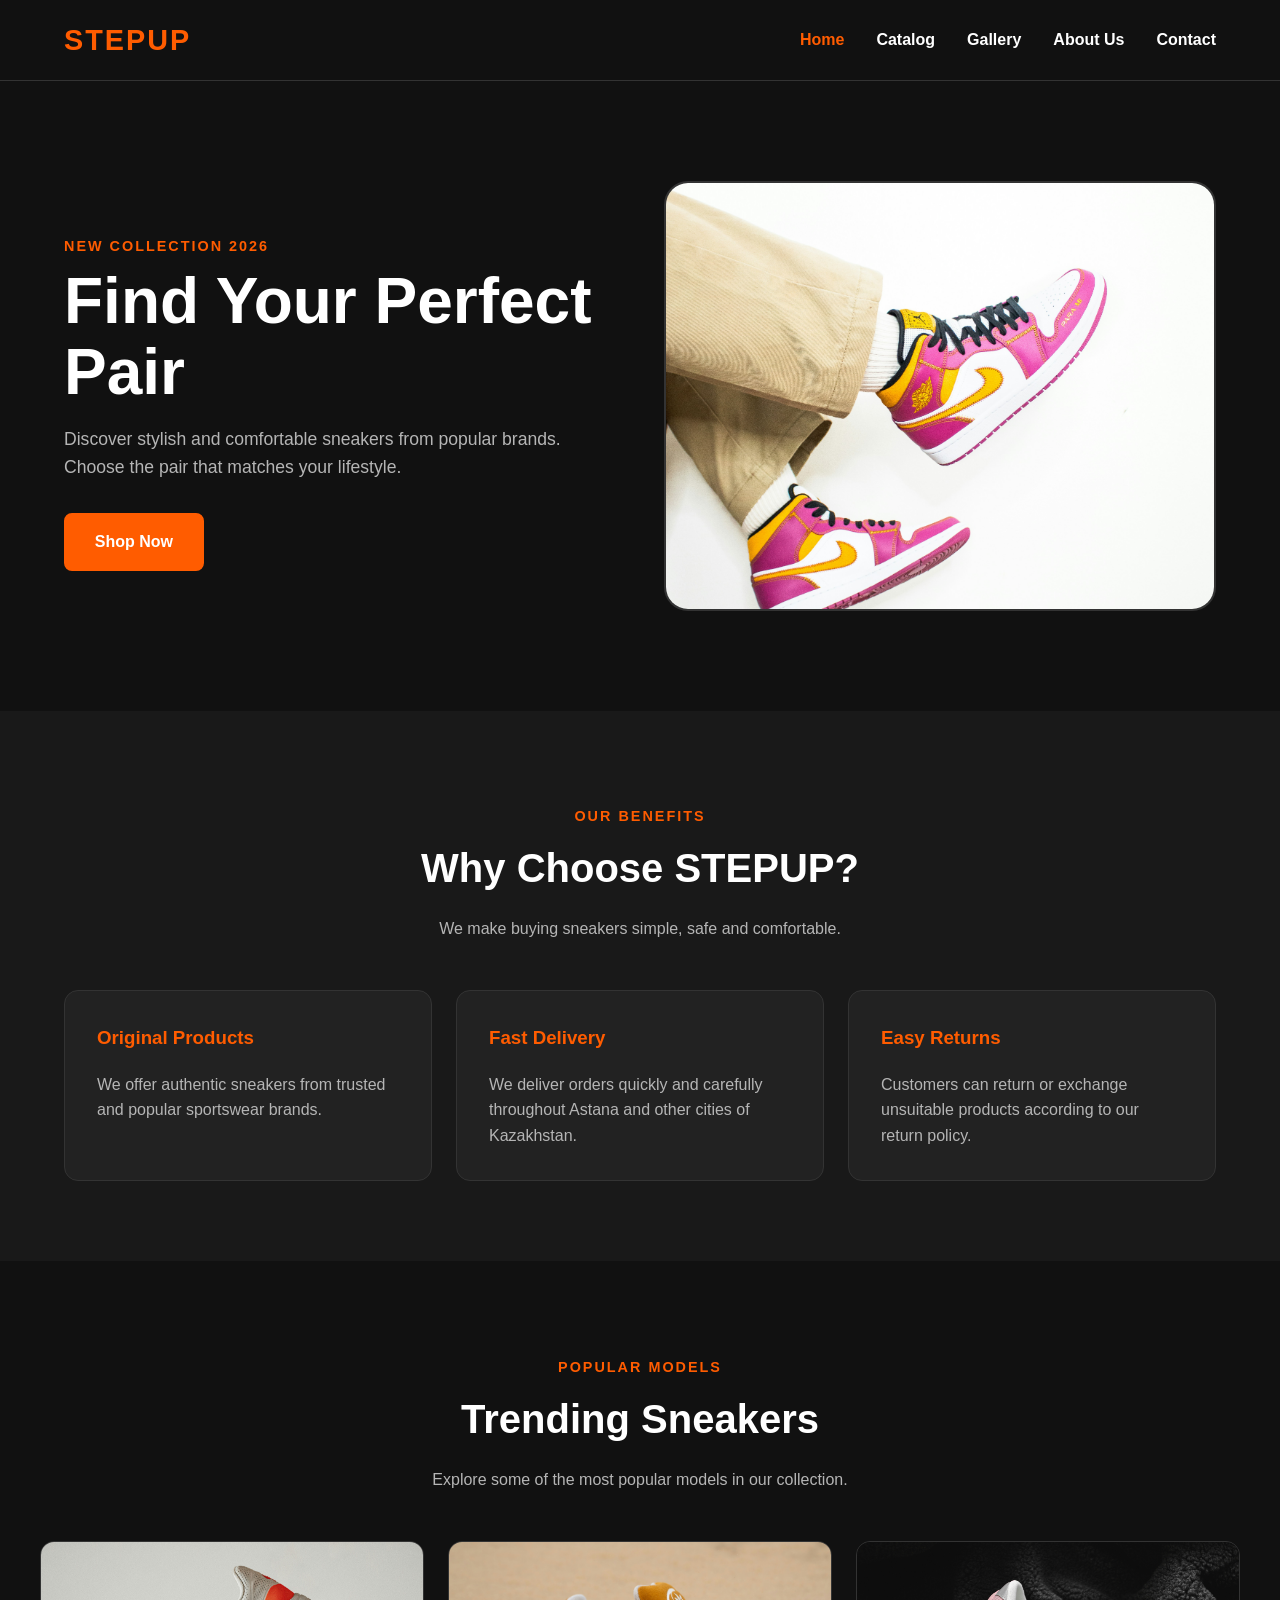
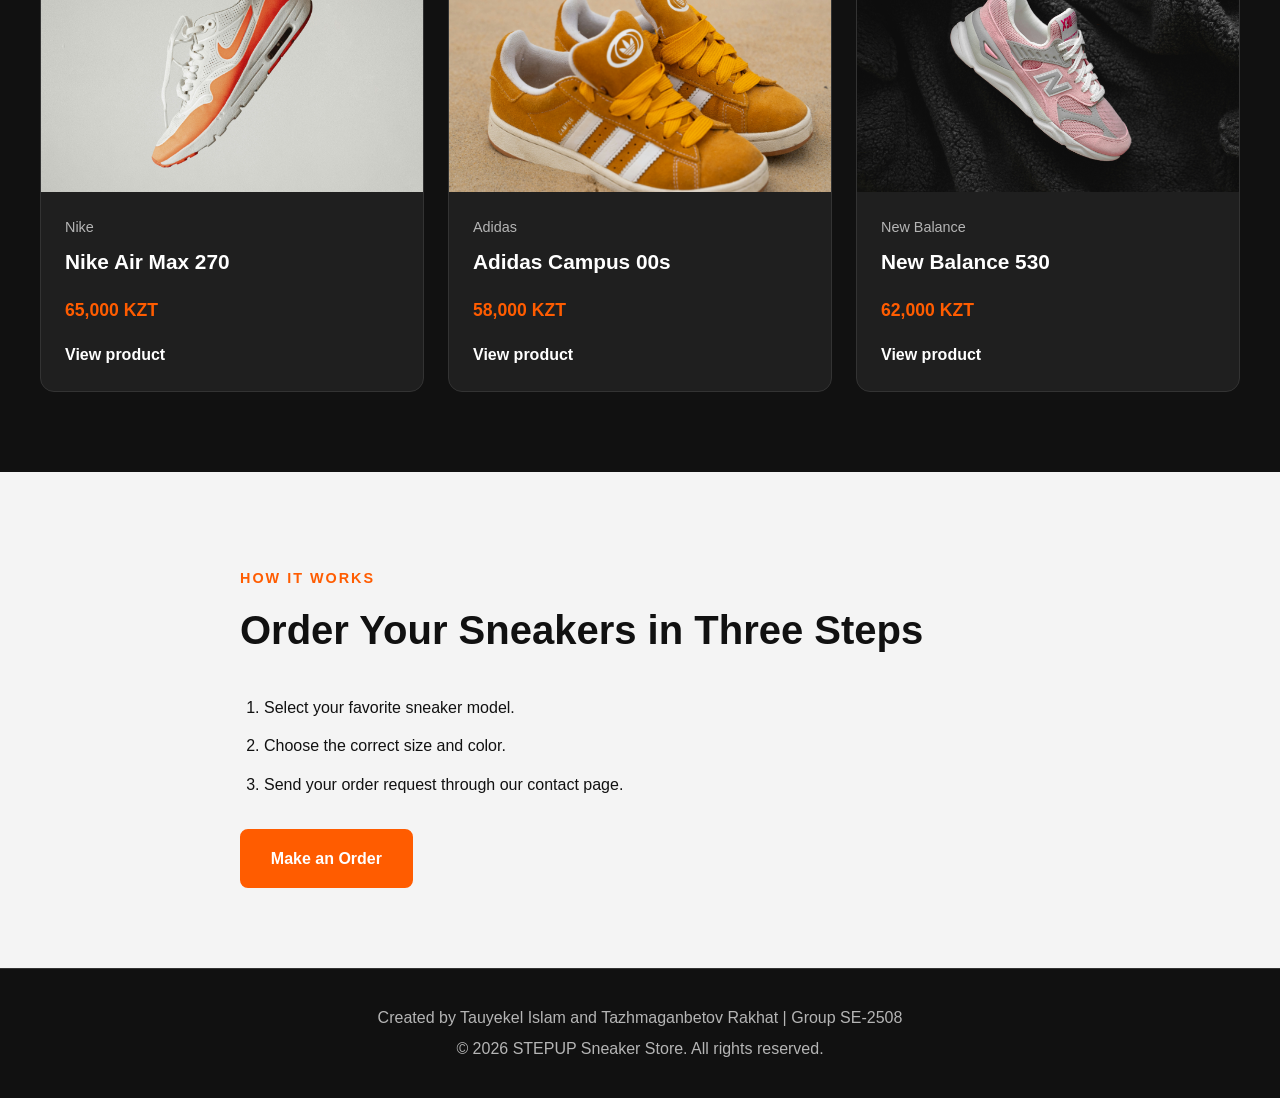
<file: index.html>
<!DOCTYPE html>
<html lang="en">
<head>
  <meta charset="UTF-8">
  <meta name="viewport" content="width=device-width, initial-scale=1.0">

  <!-- Created by Tazhmaganbetov Rakhat and Tauyekel Islam -->
  <title>Home | STEPUP Sneaker Store</title>

  <link rel="stylesheet" href="css/style.css">
</head>

<body>

<!-- Website header and navigation -->
<header id="main-header">
  <nav class="navbar">
    <a class="logo" href="index.html">STEPUP</a>

    <ul class="nav-menu">
      <li><a class="active" href="index.html">Home</a></li>
      <li><a href="catalog.html">Catalog</a></li>
      <li><a href="gallery.html">Gallery</a></li>
      <li><a href="about.html">About Us</a></li>
      <li><a href="contact.html">Contact</a></li>
    </ul>
  </nav>
</header>

<main>

  <!-- Main banner -->
  <section class="hero">
    <div class="hero-content">
      <p class="hero-label">NEW COLLECTION 2026</p>

      <h1>Find Your Perfect Pair</h1>

      <p class="hero-description">
        Discover stylish and comfortable sneakers from popular
        brands. Choose the pair that matches your lifestyle.
      </p>

      <a class="button" href="catalog.html">Shop Now</a>
    </div>

    <div class="hero-image">
      <img
        src="img/hero-sneakers.jpg"
        alt="Modern white and pink sneakers"
      >
    </div>
  </section>

  <!-- Benefits of the store -->
  <section class="benefits">
    <div class="section-heading">
      <p class="section-label">OUR BENEFITS</p>
      <h2>Why Choose STEPUP?</h2>
      <p>
        We make buying sneakers simple, safe and comfortable.
      </p>
    </div>

    <div class="benefit-container">
      <article class="benefit-card">
        <h3>Original Products</h3>
        <p>
          We offer authentic sneakers from trusted and popular
          sportswear brands.
        </p>
      </article>

      <article class="benefit-card">
        <h3>Fast Delivery</h3>
        <p>
          We deliver orders quickly and carefully throughout
          Astana and other cities of Kazakhstan.
        </p>
      </article>

      <article class="benefit-card">
        <h3>Easy Returns</h3>
        <p>
          Customers can return or exchange unsuitable products
          according to our return policy.
        </p>
      </article>
    </div>
  </section>

  <!-- Popular models -->
  <section class="popular-products">
    <div class="section-heading">
      <p class="section-label">POPULAR MODELS</p>
      <h2>Trending Sneakers</h2>
      <p>
        Explore some of the most popular models in our collection.
      </p>
    </div>

    <div class="product-container">
      <article class="product-card">
        <img
          src="img/nike-air-max.jpg"
          alt="Nike Air Max 270 sneakers"
        >

        <div class="product-info">
          <p class="product-brand">Nike</p>
          <h3>Nike Air Max 270</h3>
          <p class="product-price">65,000 KZT</p>
          <a class="product-link" href="catalog.html">
            View product
          </a>
        </div>
      </article>

      <article class="product-card">
        <img
          src="img/adidas-campus.jpg"
          alt="Adidas Campus 00s sneakers">

        <div class="product-info">
          <p class="product-brand">Adidas</p>
          <h3>Adidas Campus 00s</h3>
          <p class="product-price">58,000 KZT</p>
          <a class="product-link" href="catalog.html">
            View product
          </a>
        </div>
      </article>

      <article class="product-card">
        <img
          src="img/new-balance.jpg"
          alt="New Balance 530 sneakers"
        >

        <div class="product-info">
          <p class="product-brand">New Balance</p>
          <h3>New Balance 530</h3>
          <p class="product-price">62,000 KZT</p>
          <a class="product-link" href="catalog.html">
            View product
          </a>
        </div>
      </article>
    </div>
  </section>

  <!-- Ordered list -->
  <section class="shopping-steps">
    <div class="steps-content">
      <p class="section-label">HOW IT WORKS</p>
      <h2>Order Your Sneakers in Three Steps</h2>

      <ol>
        <li>Select your favorite sneaker model.</li>
        <li>Choose the correct size and color.</li>
        <li>Send your order request through our contact page.</li>
      </ol>

      <a class="button secondary-button" href="contact.html">
        Make an Order
      </a>
    </div>
  </section>

</main>

<!-- Website footer -->
<footer>
  <p>
    Created by Tauyekel Islam and Tazhmaganbetov Rakhat | Group SE-2508
  </p>
  <p>&copy; 2026 STEPUP Sneaker Store. All rights reserved.</p>
</footer>

</body>
</html>
</file>
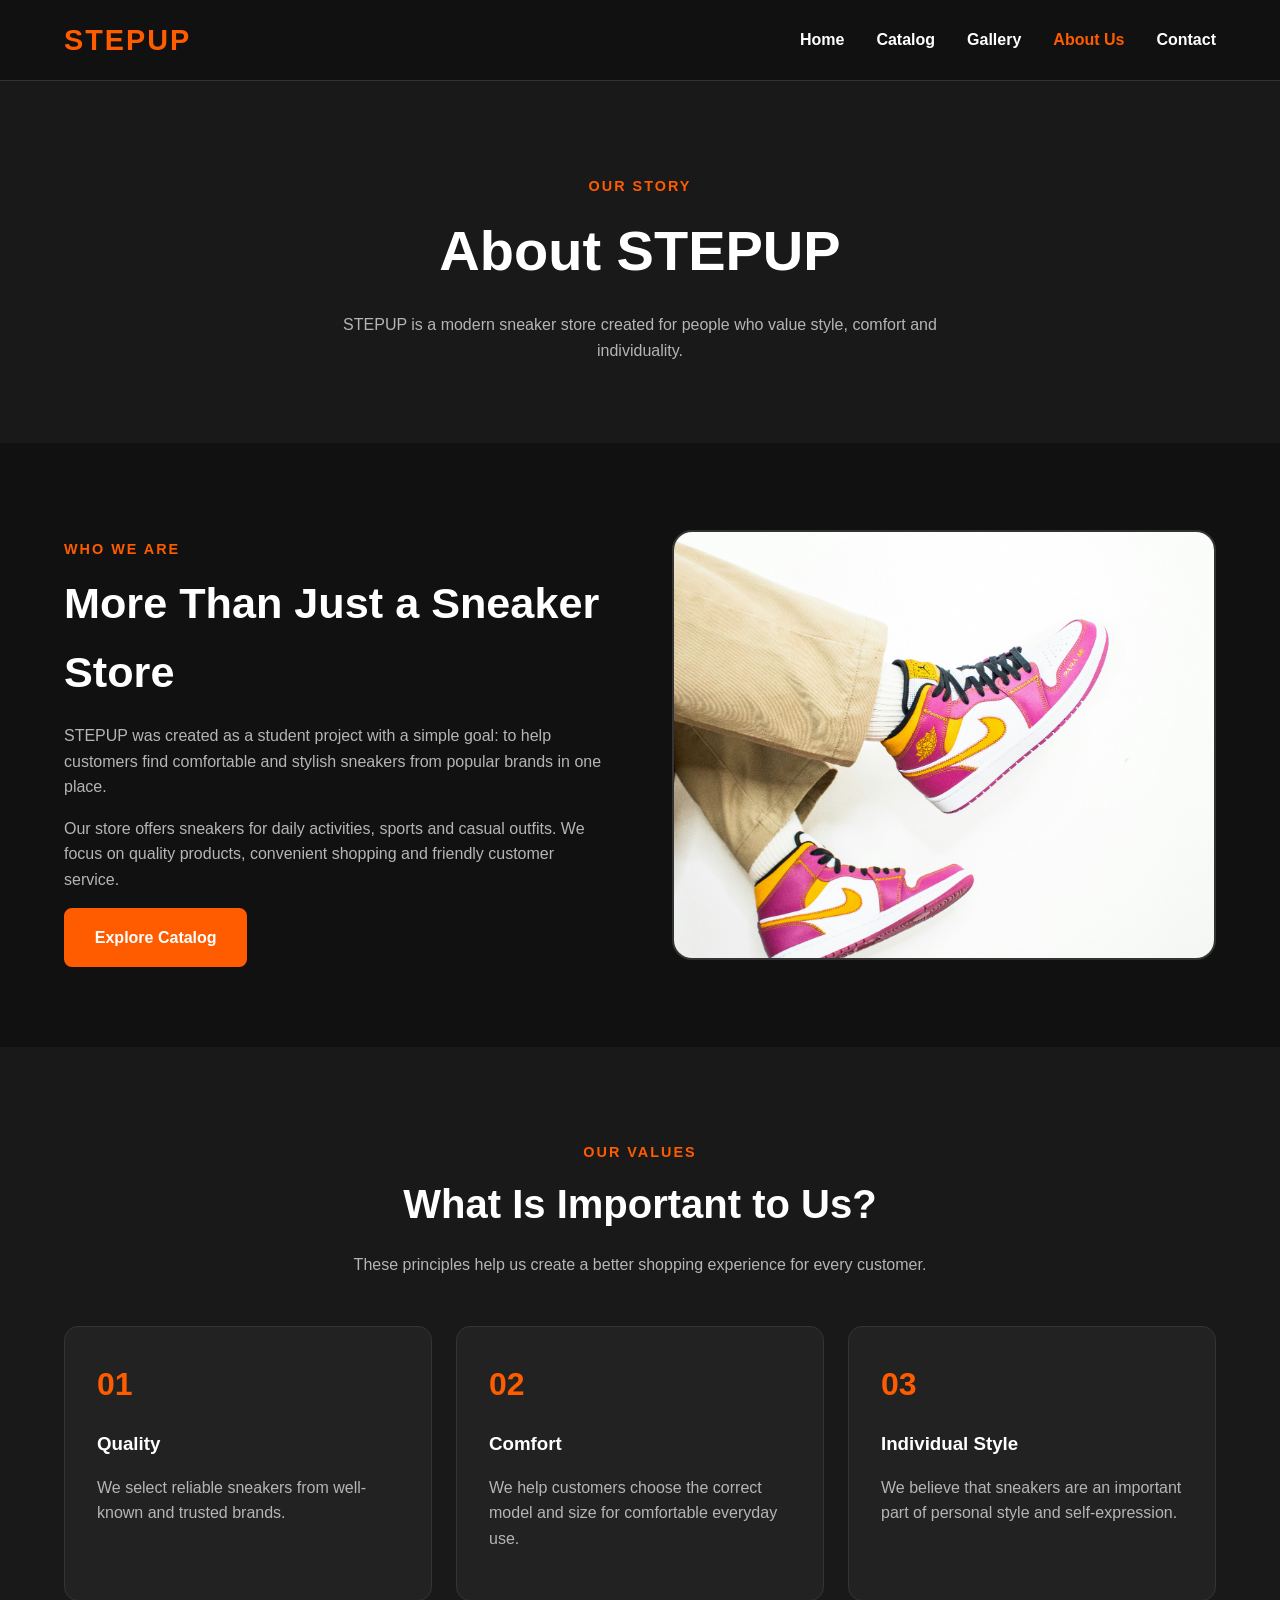
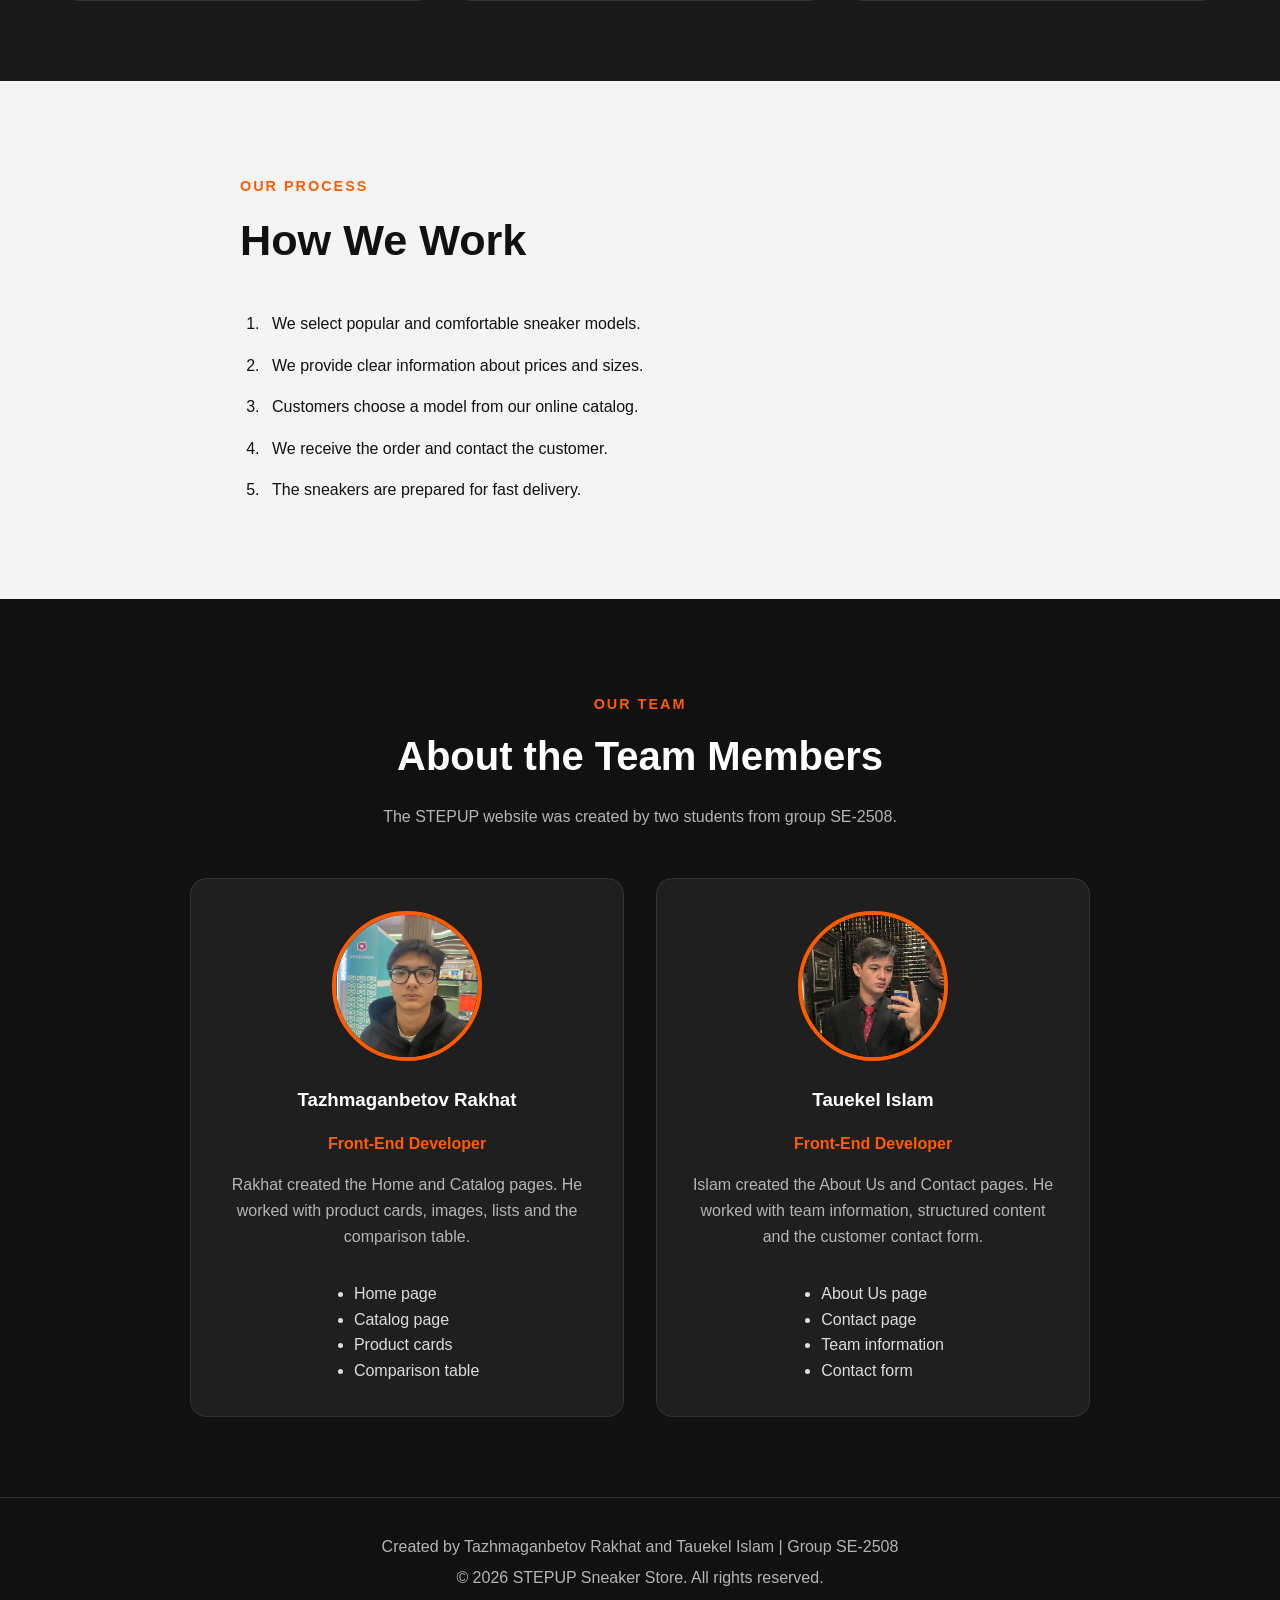
<file: about.html>
<!DOCTYPE html>
<html lang="en">
<head>
  <meta charset="UTF-8">
  <meta name="viewport" content="width=device-width, initial-scale=1.0">

  <!-- Created by Tazhmaganbetov Rakhat and Tauekel Islam, SE-2508 -->
  <title>About Us | STEPUP Sneaker Store</title>

  <link rel="stylesheet" href="./css/style.css">
</head>

<body>

<!-- Header and navigation -->
<header id="main-header">
  <nav class="navbar">
    <a class="logo" href="index.html">STEPUP</a>

    <ul class="nav-menu">
      <li><a href="index.html">Home</a></li>
      <li><a href="catalog.html">Catalog</a></li>
      <li><a href="gallery.html">Gallery</a></li>
      <li><a class="active" href="about.html">About Us</a></li>
      <li><a href="contact.html">Contact</a></li>
    </ul>
  </nav>
</header>

<main>

  <!-- Page introduction -->
  <section class="page-banner">
    <p class="section-label">OUR STORY</p>
    <h1>About STEPUP</h1>
    <p>
      STEPUP is a modern sneaker store created for people who value
      style, comfort and individuality.
    </p>
  </section>

  <!-- Store story -->
  <section class="about-story">
    <div class="about-text">
      <p class="section-label">WHO WE ARE</p>
      <h2>More Than Just a Sneaker Store</h2>

      <p>
        STEPUP was created as a student project with a simple goal:
        to help customers find comfortable and stylish sneakers
        from popular brands in one place.
      </p>

      <p>
        Our store offers sneakers for daily activities, sports and
        casual outfits. We focus on quality products, convenient
        shopping and friendly customer service.
      </p>

      <a class="button" href="catalog.html">
        Explore Catalog
      </a>
    </div>

    <div class="about-image">
      <img
        src="./img/hero-sneakers.jpg"
        alt="Sneakers displayed in the STEPUP store"
      >
    </div>
  </section>

  <!-- Mission and values -->
  <section class="values-section">
    <div class="section-heading">
      <p class="section-label">OUR VALUES</p>
      <h2>What Is Important to Us?</h2>
      <p>
        These principles help us create a better shopping
        experience for every customer.
      </p>
    </div>

    <div class="values-container">
      <article class="value-card">
        <span class="value-number">01</span>
        <h3>Quality</h3>
        <p>
          We select reliable sneakers from well-known and
          trusted brands.
        </p>
      </article>

      <article class="value-card">
        <span class="value-number">02</span>
        <h3>Comfort</h3>
        <p>
          We help customers choose the correct model and size
          for comfortable everyday use.
        </p>
      </article>

      <article class="value-card">
        <span class="value-number">03</span>
        <h3>Individual Style</h3>
        <p>
          We believe that sneakers are an important part of
          personal style and self-expression.
        </p>
      </article>
    </div>
  </section>

  <!-- How the store works -->
  <section class="work-process">
    <div class="process-content">
      <p class="section-label">OUR PROCESS</p>
      <h2>How We Work</h2>

      <ol class="process-list">
        <li>
          We select popular and comfortable sneaker models.
        </li>
        <li>
          We provide clear information about prices and sizes.
        </li>
        <li>
          Customers choose a model from our online catalog.
        </li>
        <li>
          We receive the order and contact the customer.
        </li>
        <li>
          The sneakers are prepared for fast delivery.
        </li>
      </ol>
    </div>
  </section>

  <!-- Required team members section -->
  <section class="team-section">
    <div class="section-heading">
      <p class="section-label">OUR TEAM</p>
      <h2>About the Team Members</h2>
      <p>
        The STEPUP website was created by two students from
        group SE-2508.
      </p>
    </div>

    <div class="team-container">

      <article class="team-card">
        <img
          class="profile-img"
          src="./img/rakhat.jpg"
          alt="Tazhmaganbetov Rakhat"
        >
        <h3>Tazhmaganbetov Rakhat</h3>
        <p class="team-role">Front-End Developer</p>

        <p>
          Rakhat created the Home and Catalog pages. He worked
          with product cards, images, lists and the comparison
          table.
        </p>

        <ul class="member-tasks">
          <li>Home page</li>
          <li>Catalog page</li>
          <li>Product cards</li>
          <li>Comparison table</li>
        </ul>
      </article>

      <article class="team-card">
        <img
          class="profile-img"
          src="./img/islam.JPG"
          alt="Tauekel Islam"
        >

        <h3>Tauekel Islam</h3>
        <p class="team-role">Front-End Developer</p>

        <p>
          Islam created the About Us and Contact pages. He worked
          with team information, structured content and the
          customer contact form.
        </p>

        <ul class="member-tasks">
          <li>About Us page</li>
          <li>Contact page</li>
          <li>Team information</li>
          <li>Contact form</li>
        </ul>
      </article>

    </div>
  </section>

</main>

<!-- Footer -->
<footer>
  <p>
    Created by Tazhmaganbetov Rakhat and Tauekel Islam |
    Group SE-2508
  </p>
  <p>&copy; 2026 STEPUP Sneaker Store. All rights reserved.</p>
</footer>

</body>
</html>
</file>
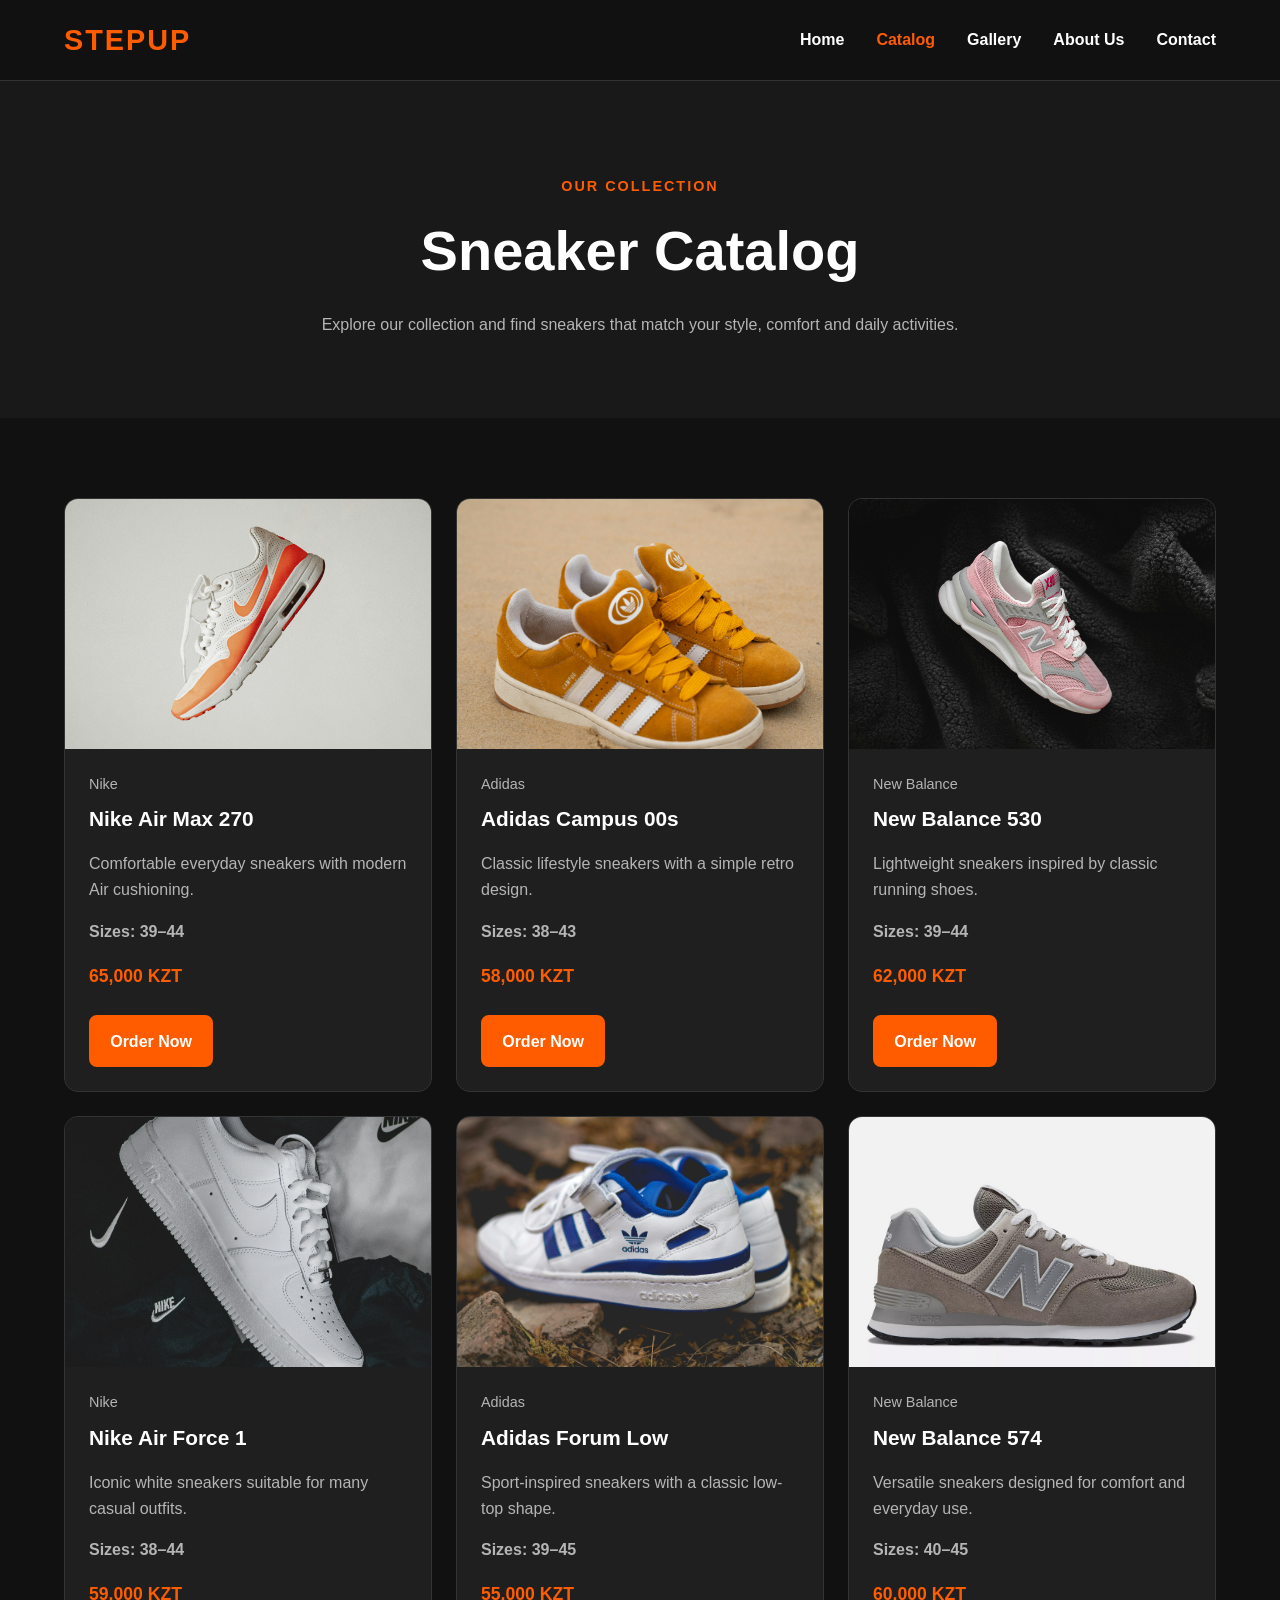
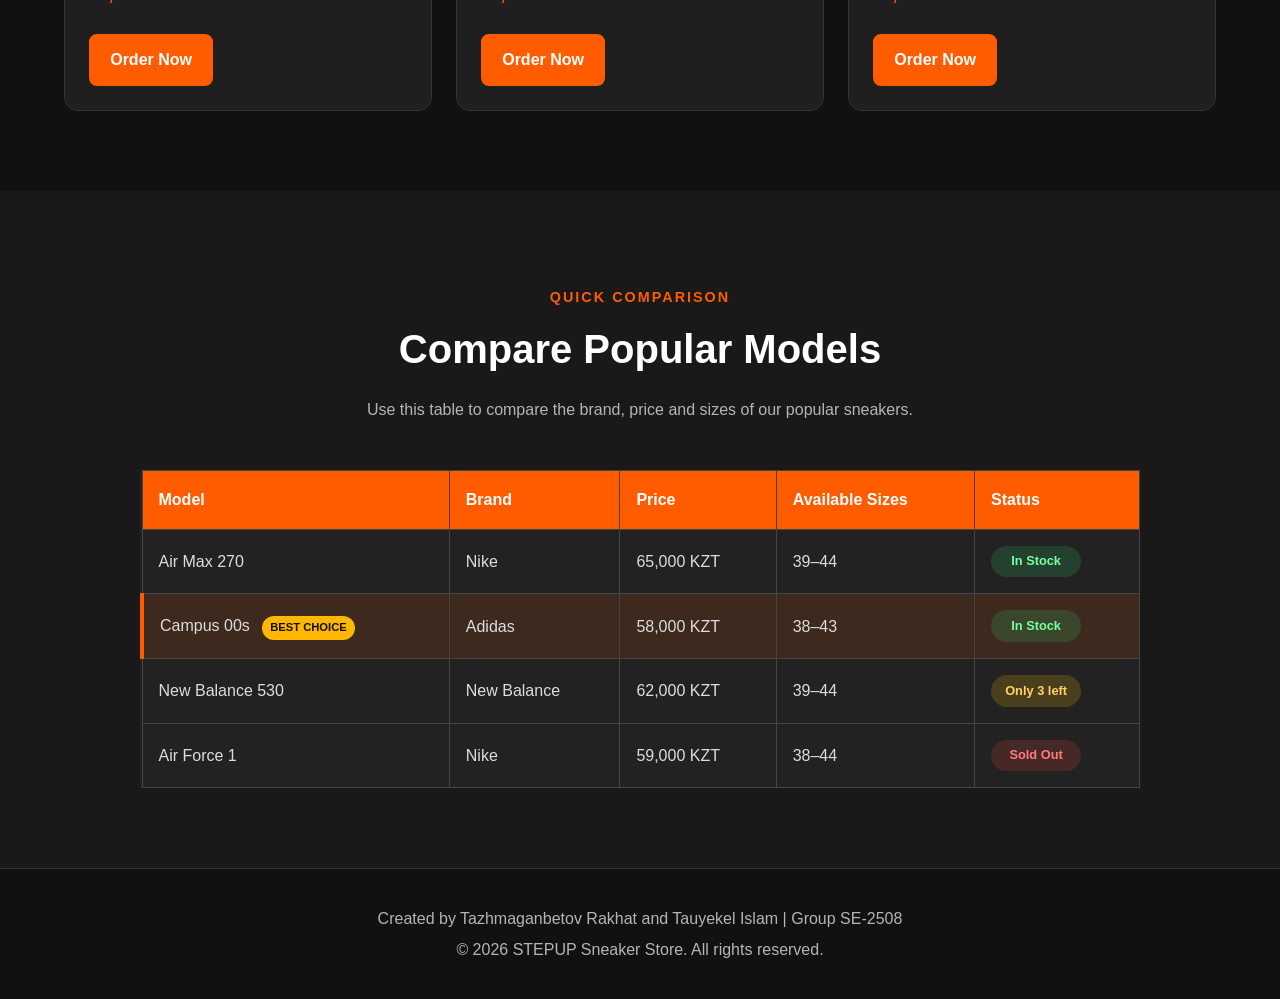
<file: catalog.html>
<!DOCTYPE html>
<html lang="en">
<head>
  <meta charset="UTF-8">
  <meta name="viewport" content="width=device-width, initial-scale=1.0">


  <title>Catalog | STEPUP Sneaker Store</title>

  <link rel="stylesheet" href="./css/style.css">
</head>

<body>

<!-- Header and navigation -->
<header id="main-header">
  <nav class="navbar">
    <a class="logo" href="index.html">STEPUP</a>

    <ul class="nav-menu">
      <li><a href="index.html">Home</a></li>
      <li><a class="active" href="catalog.html">Catalog</a></li>
      <li><a href="gallery.html">Gallery</a></li>
      <li><a href="about.html">About Us</a></li>
      <li><a href="contact.html">Contact</a></li>
    </ul>
  </nav>
</header>

<main>

  <!-- Catalog introduction -->
  <section class="page-banner">
    <p class="section-label">OUR COLLECTION</p>
    <h1>Sneaker Catalog</h1>
    <p>
      Explore our collection and find sneakers that match your
      style, comfort and daily activities.
    </p>
  </section>

  <!-- Product cards -->
  <section class="catalog-section">
    <div class="catalog-grid">

      <article class="product-card">
        <img
          src="./img/nike-air-max.jpg"
          alt="Nike Air Max 270 sneakers"
        >

        <div class="product-info">
          <p class="product-brand">Nike</p>
          <h2>Nike Air Max 270</h2>
          <p>
            Comfortable everyday sneakers with modern
            Air cushioning.
          </p>
          <p class="product-size">Sizes: 39–44</p>
          <p class="product-price">65,000 KZT</p>
          <a class="button product-button" href="contact.html">
            Order Now
          </a>
        </div>
      </article>

      <article class="product-card">
        <img
          src="./img/adidas-campus.jpg"
          alt="Adidas Campus 00s sneakers"
        >

        <div class="product-info">
          <p class="product-brand">Adidas</p>
          <h2>Adidas Campus 00s</h2>
          <p>
            Classic lifestyle sneakers with a simple
            retro design.
          </p>
          <p class="product-size">Sizes: 38–43</p>
          <p class="product-price">58,000 KZT</p>
          <a class="button product-button" href="contact.html">
            Order Now
          </a>
        </div>
      </article>

      <article class="product-card">
        <img
          src="./img/new-balance.jpg"
          alt="New Balance 530 sneakers"
        >

        <div class="product-info">
          <p class="product-brand">New Balance</p>
          <h2>New Balance 530</h2>
          <p>
            Lightweight sneakers inspired by classic
            running shoes.
          </p>
          <p class="product-size">Sizes: 39–44</p>
          <p class="product-price">62,000 KZT</p>
          <a class="button product-button" href="contact.html">
            Order Now
          </a>
        </div>
      </article>

      <article class="product-card">
        <img
          src="./img/nike-air-force.jpg"
          alt="Nike Air Force 1 white sneakers"
        >

        <div class="product-info">
          <p class="product-brand">Nike</p>
          <h2>Nike Air Force 1</h2>
          <p>
            Iconic white sneakers suitable for many
            casual outfits.
          </p>
          <p class="product-size">Sizes: 38–44</p>
          <p class="product-price">59,000 KZT</p>
          <a class="button product-button" href="contact.html">
            Order Now
          </a>
        </div>
      </article>

      <article class="product-card">
        <img
          src="./img/adidas-forum-low.jpg"
          alt="Adidas Forum Low sneakers"
        >

        <div class="product-info">
          <p class="product-brand">Adidas</p>
          <h2>Adidas Forum Low</h2>
          <p>
            Sport-inspired sneakers with a classic
            low-top shape.
          </p>
          <p class="product-size">Sizes: 39–45</p>
          <p class="product-price">55,000 KZT</p>
          <a class="button product-button" href="contact.html">
            Order Now
          </a>
        </div>
      </article>

      <article class="product-card">
        <img
          src="./img/newbalance574.jpg"
          alt="New Balance 574 sneakers"
        >

        <div class="product-info">
          <p class="product-brand">New Balance</p>
          <h2>New Balance 574</h2>
          <p>
            Versatile sneakers designed for comfort
            and everyday use.
          </p>
          <p class="product-size">Sizes: 40–45</p>
          <p class="product-price">60,000 KZT</p>
          <a class="button product-button" href="contact.html">
            Order Now
          </a>
        </div>
      </article>

    </div>
  </section>

  <!-- Comparison table -->
  <section class="comparison-section">
    <div class="section-heading">
      <p class="section-label">QUICK COMPARISON</p>
      <h2>Compare Popular Models</h2>
      <p>
        Use this table to compare the brand, price and sizes
        of our popular sneakers.
      </p>
    </div>

    <div class="table-container">
      <table>
        <thead>
        <tr>
          <th>Model</th>
          <th>Brand</th>
          <th>Price</th>
          <th>Available Sizes</th>
          <th>Status</th>
        </tr>
        </thead>

        <tbody>
        <tr>
          <td>Air Max 270</td>
          <td>Nike</td>
          <td>65,000 KZT</td>
          <td>39–44</td>
          <td>
            <span class="stock in-stock">In Stock</span>
          </td>
        </tr>

        <tr class="best-choice">
          <td>
            Campus 00s
            <span class="choice-badge">Best Choice</span>
          </td>
          <td>Adidas</td>
          <td>58,000 KZT</td>
          <td>38–43</td>
          <td>
            <span class="stock in-stock">In Stock</span>
          </td>
        </tr>

        <tr>
          <td>New Balance 530</td>
          <td>New Balance</td>
          <td>62,000 KZT</td>
          <td>39–44</td>
          <td>
            <span class="stock low-stock">Only 3 left</span>
          </td>
        </tr>

        <tr>
          <td>Air Force 1</td>
          <td>Nike</td>
          <td>59,000 KZT</td>
          <td>38–44</td>
          <td>
            <span class="stock out-of-stock">Sold Out</span>
          </td>
        </tr>
        </tbody>
      </table>
    </div>
  </section>

</main>

<!-- Footer -->
<footer>
  <p>
    Created by Tazhmaganbetov Rakhat and Tauyekel Islam | Group SE-2508
  </p>
  <p>&copy; 2026 STEPUP Sneaker Store. All rights reserved.</p>
</footer>

</body>
</html>
</file>
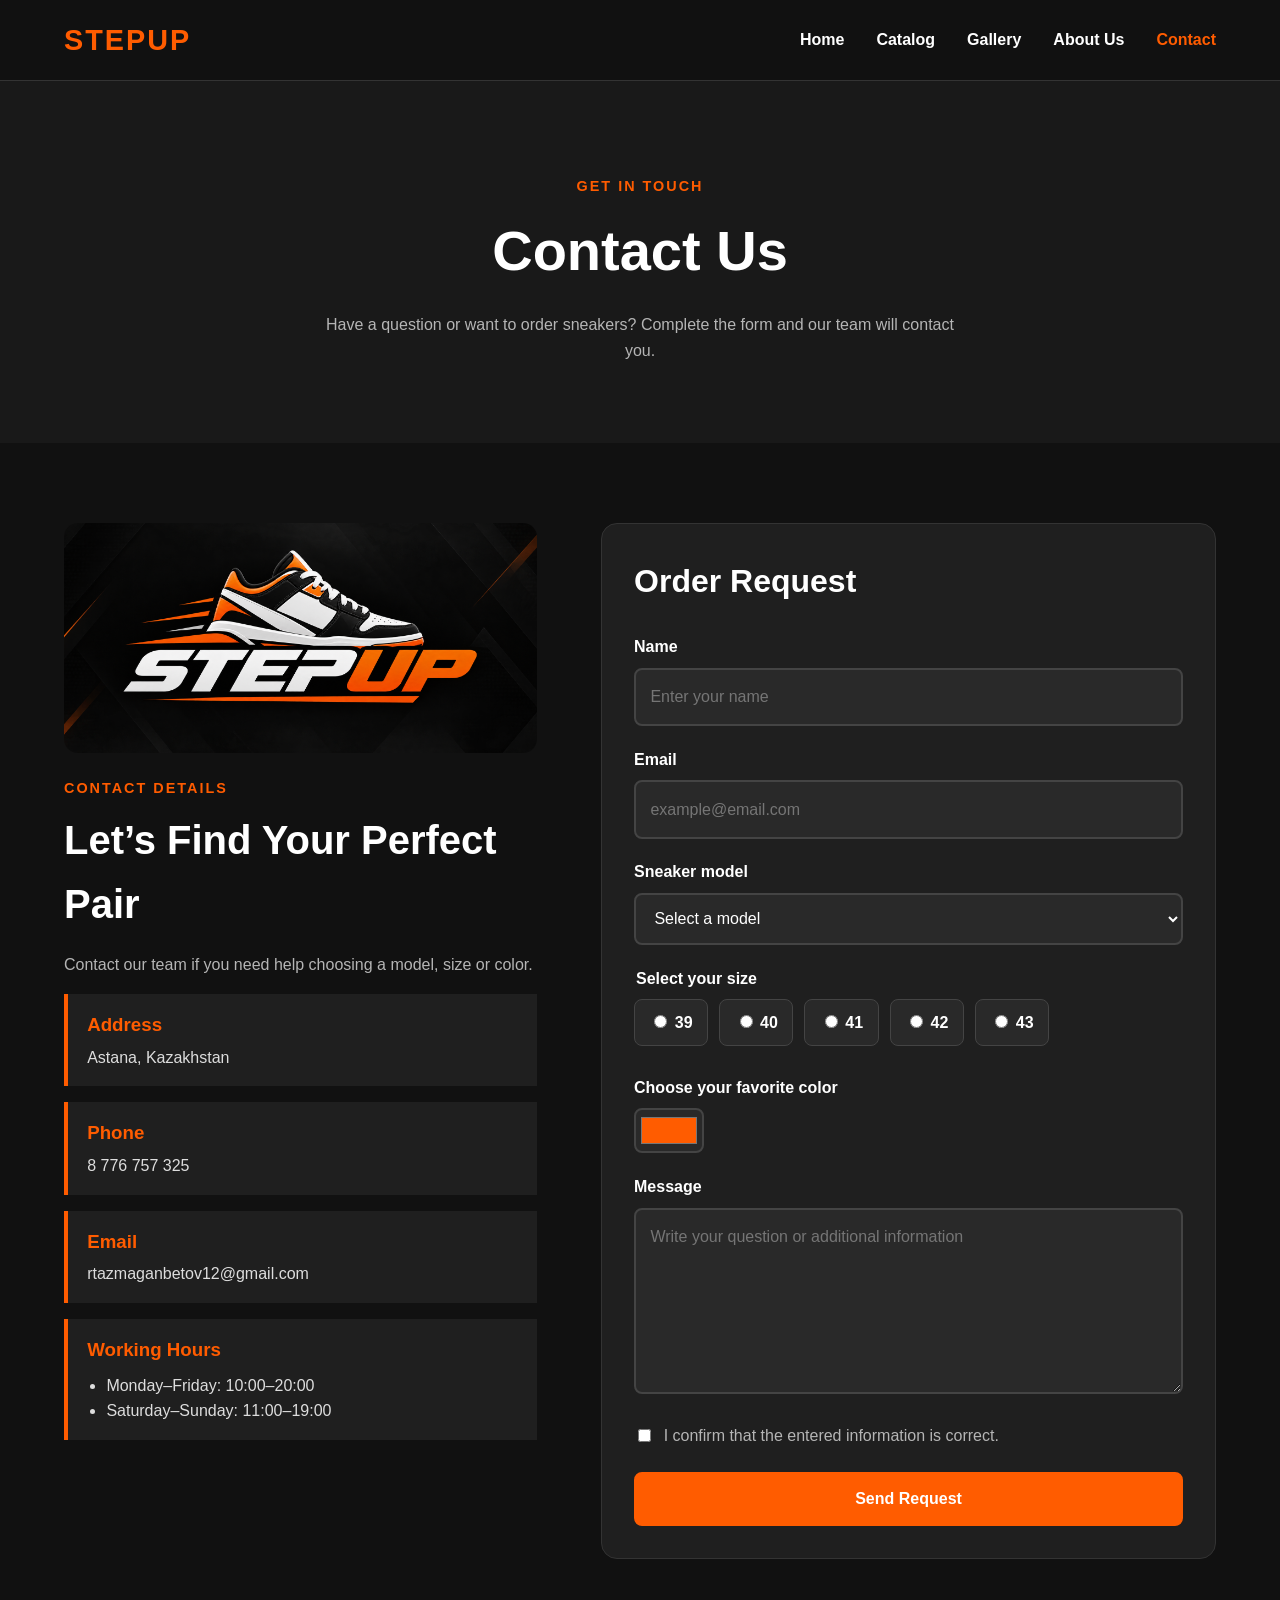
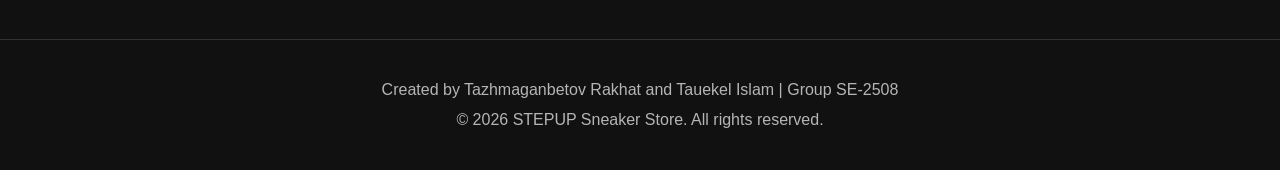
<file: contact.html>
<!DOCTYPE html>
<html lang="en">
<head>
  <meta charset="UTF-8">
  <meta name="viewport" content="width=device-width, initial-scale=1.0">

  <!-- Created by Tazhmaganbetov Rakhat and Tauekel Islam, SE-2508 -->
  <title>Contact | STEPUP Sneaker Store</title>

  <link rel="stylesheet" href="./css/style.css">
</head>

<body>

<!-- Header and navigation -->
<header id="main-header">
  <nav class="navbar">
    <a class="logo" href="index.html">STEPUP</a>

    <ul class="nav-menu">
      <li><a href="index.html">Home</a></li>
      <li><a href="catalog.html">Catalog</a></li>
      <li><a href="gallery.html">Gallery</a></li>
      <li><a href="about.html">About Us</a></li>
      <li><a class="active" href="contact.html">Contact</a></li>
    </ul>
  </nav>
</header>

<main>

  <!-- Page heading -->
  <section class="page-banner">
    <p class="section-label">GET IN TOUCH</p>
    <h1>Contact Us</h1>
    <p>
      Have a question or want to order sneakers? Complete the form
      and our team will contact you.
    </p>
  </section>

  <section class="contact-section">

    <!-- Store information -->
    <div class="contact-information">
      <img
        class="contact-image"
        src="./img/contact-sneakers.jpg"
        alt="Sneakers available at STEPUP store"
      >
      <p class="section-label">CONTACT DETAILS</p>
      <h2>Let’s Find Your Perfect Pair</h2>

      <p>
        Contact our team if you need help choosing a model,
        size or color.
      </p>

      <div class="contact-card">
        <h3>Address</h3>
        <p>Astana, Kazakhstan</p>
      </div>

      <div class="contact-card">
        <h3>Phone</h3>
        <p>
          <a href="tel:+7776757325">
            8 776 757 325
          </a>
        </p>
      </div>

      <div class="contact-card">
        <h3>Email</h3>
        <p>
          <a href="mailto:rtazmaganbetov12@gmail.com">
            rtazmaganbetov12@gmail.com
          </a>
        </p>
      </div>

      <div class="contact-card">
        <h3>Working Hours</h3>
        <ul class="working-hours">
          <li>Monday–Friday: 10:00–20:00</li>
          <li>Saturday–Sunday: 11:00–19:00</li>
        </ul>
      </div>
    </div>

    <!-- Contact and order form -->
    <div class="form-wrapper">
      <h2>Order Request</h2>

      <form id="contact-form" action="#" method="post">

        <div class="form-group">
          <label for="customer-name">Name</label>
          <input
            type="text"
            id="customer-name"
            name="customer-name"
            placeholder="Enter your name"
            required
          >
        </div>

        <div class="form-group">
          <label for="customer-email">Email</label>
          <input
            type="email"
            id="customer-email"
            name="customer-email"
            placeholder="example@email.com"
            required
          >
        </div>

        <div class="form-group">
          <label for="sneaker-model">Sneaker model</label>
          <select
            id="sneaker-model"
            name="sneaker-model"
            required
          >
            <option value="">Select a model</option>

            <option value="air-max-270">
              Nike Air Max 270
            </option>

            <option value="campus-00s">
              Adidas Campus 00s
            </option>

            <option value="new-balance-530">
              New Balance 530
            </option>

            <option value="air-force-1">
              Nike Air Force 1
            </option>

            <option value="adidas-forum-low">
              Adidas Forum Low
            </option>

            <option value="new-balance-574">
              New Balance 574
            </option>
          </select>
        </div>

        <fieldset class="form-group">
          <legend>Select your size</legend>

          <div class="radio-options">
            <label>
              <input
                type="radio"
                name="size"
                value="39"
                required
              >
              39
            </label>

            <label>
              <input
                type="radio"
                name="size"
                value="40"
              >
              40
            </label>

            <label>
              <input
                type="radio"
                name="size"
                value="41"
              >
              41
            </label>

            <label>
              <input
                type="radio"
                name="size"
                value="42"
              >
              42
            </label>

            <label>
              <input
                type="radio"
                name="size"
                value="43"
              >
              43
            </label>
          </div>
        </fieldset>

        <div class="form-group">
          <label for="favorite-color">
            Choose your favorite color
          </label>

          <input
            class="color-input"
            type="color"
            id="favorite-color"
            name="favorite-color"
            value="#ff5c00"
          >
        </div>

        <div class="form-group">
          <label for="customer-message">Message</label>
          <textarea
            id="customer-message"
            name="customer-message"
            rows="6"
            placeholder="Write your question or additional information"
          ></textarea>
        </div>

        <label class="agreement">
          <input type="checkbox" required>
          I confirm that the entered information is correct.
        </label>

        <button type="submit" class="submit-button">
          Send Request
        </button>

      </form>
    </div>

  </section>

</main>

<!-- Footer -->
<footer>
  <p>
    Created by Tazhmaganbetov Rakhat and Tauekel Islam |
    Group SE-2508
  </p>
  <p>&copy; 2026 STEPUP Sneaker Store. All rights reserved.</p>
</footer>

</body>
</html>
</file>
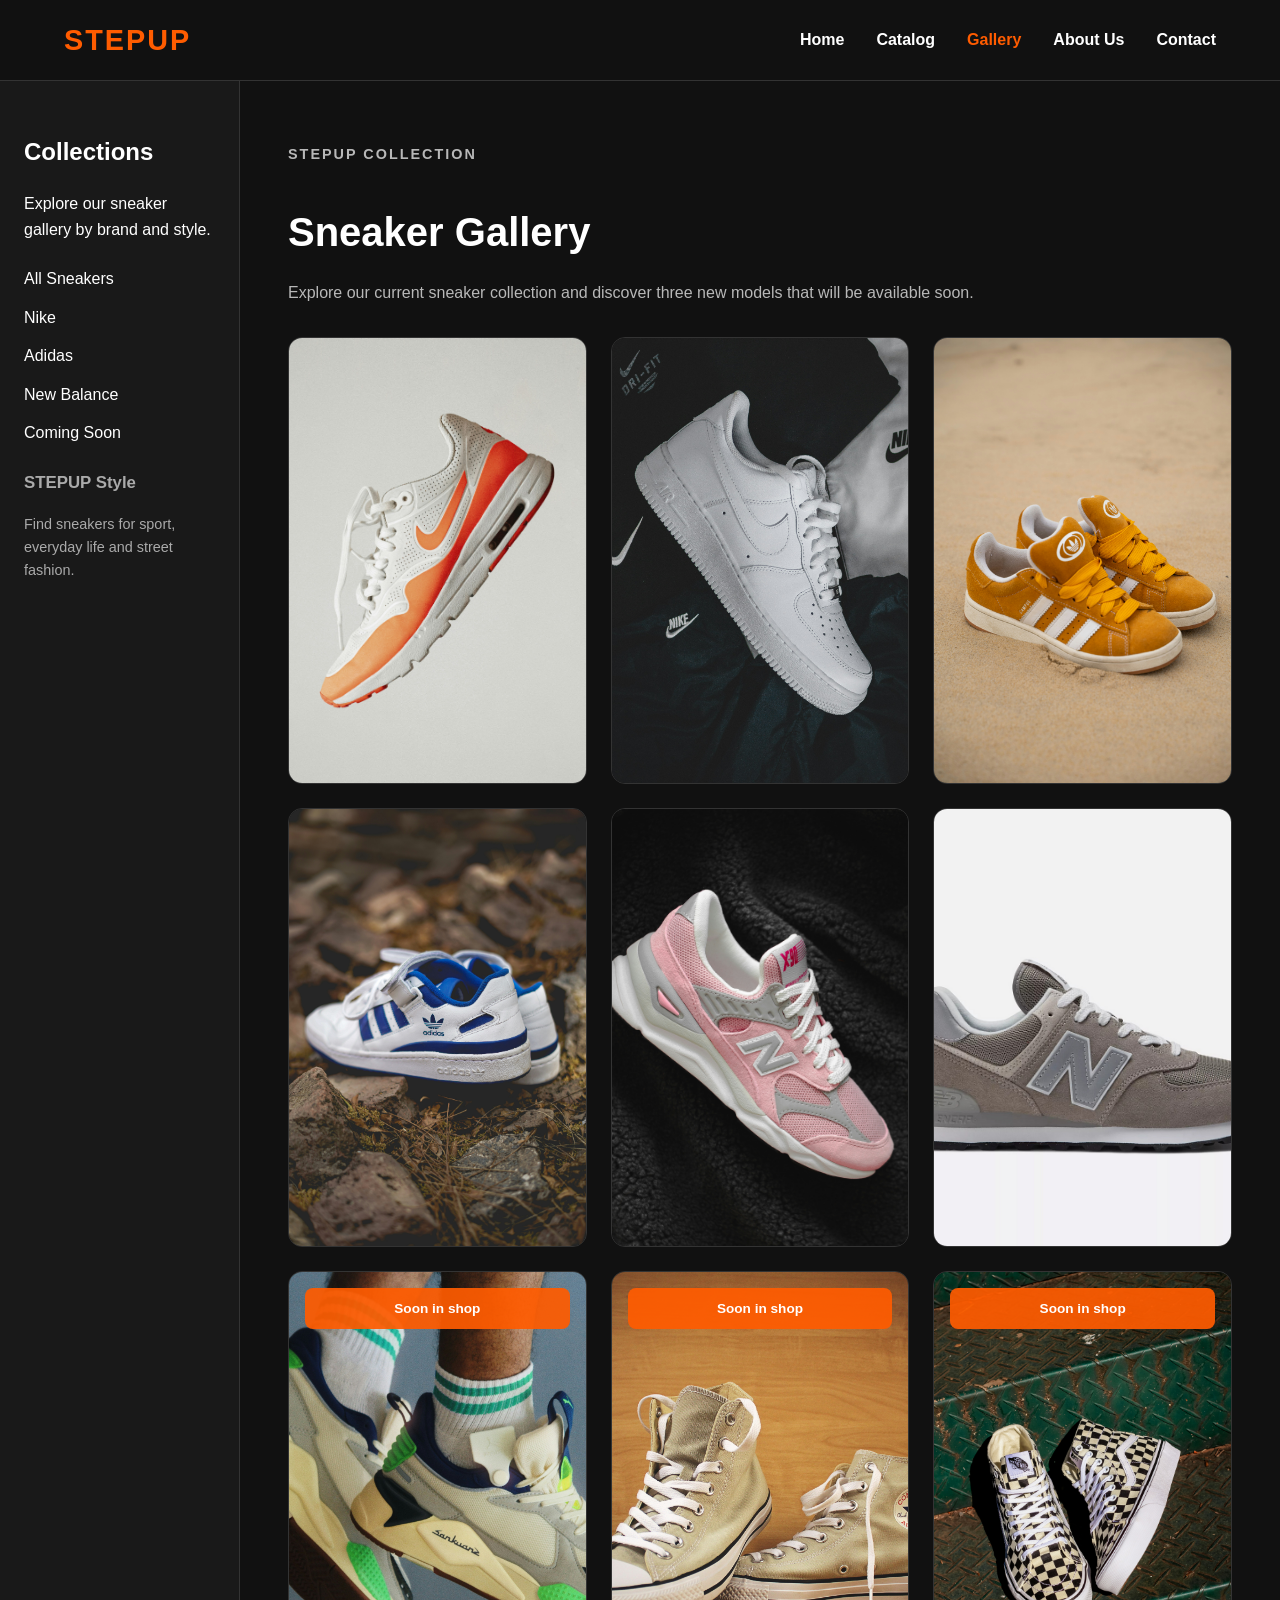
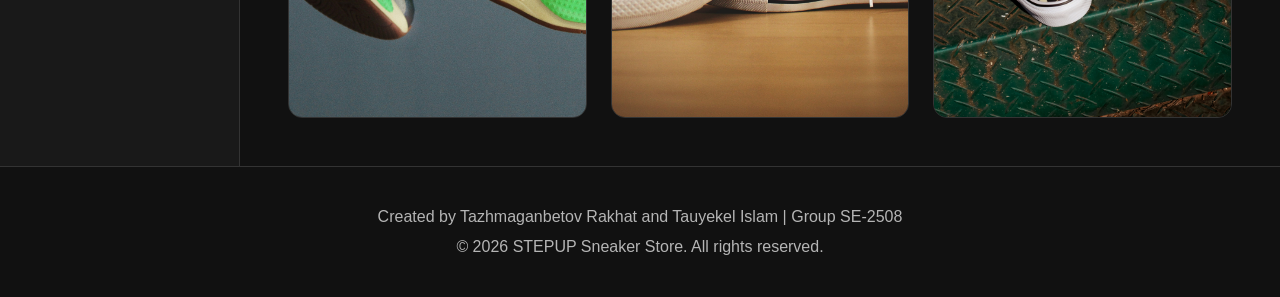
<file: gallery.html>
<!DOCTYPE html>
<html lang="en">

<head>
  <meta charset="UTF-8">

  <meta
    name="viewport"
    content="width=device-width, initial-scale=1.0"
  >

  <!-- Created by Tazhmaganbetov Rakhat and Tauyekel Islam, SE-2508 -->

  <title>Gallery | STEPUP Sneaker Store</title>

  <link rel="stylesheet" href="./css/style.css">
</head>

<body class="gallery-layout">

<!-- Grid area: Header -->
<header id="main-header">
  <nav class="navbar">
    <a class="logo" href="index.html">
      STEPUP
    </a>

    <ul class="nav-menu">
      <li>
        <a href="index.html">Home</a>
      </li>

      <li>
        <a href="catalog.html">Catalog</a>
      </li>

      <li>
        <a class="active" href="gallery.html">
          Gallery
        </a>
      </li>

      <li>
        <a href="about.html">About Us</a>
      </li>

      <li>
        <a href="contact.html">Contact</a>
      </li>
    </ul>
  </nav>
</header>

<!-- Grid area: Sidebar -->
<aside class="gallery-sidebar">
  <h2>Collections</h2>

  <p>
    Explore our sneaker gallery by brand and style.
  </p>

  <ul class="sidebar-menu">
    <li>
      <a href="#all-sneakers">All Sneakers</a>
    </li>

    <li>
      <a href="#nike">Nike</a>
    </li>

    <li>
      <a href="#adidas">Adidas</a>
    </li>

    <li>
      <a href="#new-balance">New Balance</a>
    </li>

    <li>
      <a href="#coming-soon">Coming Soon</a>
    </li>
  </ul>

  <div class="sidebar-note">
    <h3>STEPUP Style</h3>

    <p>
      Find sneakers for sport, everyday life and
      street fashion.
    </p>
  </div>
</aside>

<!-- Grid area: Main -->
<main class="gallery-main">

  <section class="gallery-introduction">
    <p class="section-label">STEPUP COLLECTION</p>

    <h1>Sneaker Gallery</h1>

    <p>
      Explore our current sneaker collection and discover
      three new models that will be available soon.
    </p>
  </section>

  <!-- Gallery container -->
  <section
    class="image-gallery"
    id="all-sneakers"
    aria-label="STEPUP sneaker gallery"
  >

    <!-- Image 1 -->
    <figure class="gallery-item" id="nike">
      <img
        src="./img/nike-air-max.jpg"
        alt="Nike Air Max 270 sneakers"
      >

      <figcaption>
        <span class="gallery-brand">Nike</span>
        <strong>Nike Air Max 270</strong>
      </figcaption>
    </figure>

    <!-- Image 2 -->
    <figure class="gallery-item">
      <img
        src="./img/nike-air-force.jpg"
        alt="Nike Air Force 1 sneakers"
      >

      <figcaption>
        <span class="gallery-brand">Nike</span>
        <strong>Nike Air Force 1</strong>
      </figcaption>
    </figure>

    <!-- Image 3 -->
    <figure class="gallery-item" id="adidas">
      <img
        src="./img/adidas-campus.jpg"
        alt="Adidas Campus 00s sneakers"
      >

      <figcaption>
        <span class="gallery-brand">Adidas</span>
        <strong>Adidas Campus 00s</strong>
      </figcaption>
    </figure>

    <!-- Image 4 -->
    <figure class="gallery-item">
      <img
        src="./img/adidas-forum-low.jpg"
        alt="Adidas Forum Low sneakers"
      >

      <figcaption>
        <span class="gallery-brand">Adidas</span>
        <strong>Adidas Forum Low</strong>
      </figcaption>
    </figure>

    <!-- Image 5 -->
    <figure class="gallery-item" id="new-balance">
      <img
        src="./img/new-balance.jpg"
        alt="New Balance 530 sneakers"
      >

      <figcaption>
        <span class="gallery-brand">New Balance</span>
        <strong>New Balance 530</strong>
      </figcaption>
    </figure>

    <!-- Image 6 -->
    <figure class="gallery-item">
      <img
        src="./img/newbalance574.jpg"
        alt="New Balance 574 sneakers"
      >

      <figcaption>
        <span class="gallery-brand">New Balance</span>
        <strong>New Balance 574</strong>
      </figcaption>
    </figure>

    <!-- New image 7 -->
    <figure
      class="gallery-item coming-soon-item"
      id="coming-soon"
    >
      <img
        src="./img/puma-rsx.jpg"
        alt="Puma RS-X sneakers coming soon"
      >

      <span class="coming-soon-badge">
                    Soon in shop
                </span>

      <figcaption>
        <span class="gallery-brand">Puma</span>
        <strong>Puma RS-X</strong>
      </figcaption>
    </figure>

    <!-- New image 8 -->
    <figure class="gallery-item coming-soon-item">
      <img
        src="./img/converse-chuck.jpg"
        alt="Converse Chuck 70 sneakers coming soon"
      >

      <span class="coming-soon-badge">
                    Soon in shop
                </span>

      <figcaption>
        <span class="gallery-brand">Converse</span>
        <strong>Converse Chuck 70</strong>
      </figcaption>
    </figure>

    <!-- New image 9 -->
    <figure class="gallery-item coming-soon-item">
      <img
        src="./img/vans-old-skool.jpg"
        alt="Vans Old Skool sneakers coming soon"
      >

      <span class="coming-soon-badge">
                    Soon in shop
                </span>

      <figcaption>
        <span class="gallery-brand">Vans</span>
        <strong>Vans Old Skool</strong>
      </figcaption>
    </figure>

  </section>

</main>

<!-- Grid area: Footer -->
<footer>
  <p>
    Created by Tazhmaganbetov Rakhat and Tauyekel Islam |
    Group SE-2508
  </p>

  <p>
    &copy; 2026 STEPUP Sneaker Store.
    All rights reserved.
  </p>
</footer>

</body>
</html>
</file>
<file: css/style.css>
/* General settings */
* {
  box-sizing: border-box;
}

html {
  scroll-behavior: smooth;
}
.contact-image {
  width: 100%;
  height: 230px;
  margin-bottom: 1.5rem;
  border-radius: 14px;
  object-fit: cover;
}
body {
  margin: 0;
  font-family: Arial, Helvetica, sans-serif;
  color: #ffffff;
  background-color: #111111;
  line-height: 1.6;
}

img {
  display: block;
  max-width: 100%;
}

a {
  color: inherit;
  text-decoration: none;
}

/* Header and navigation */
#main-header {
  background-color: #111111;
  border-bottom: 1px solid #333333;
}

.navbar {
  width: 90%;
  max-width: 1200px;
  min-height: 80px;
  margin: 0 auto;
  display: flex;
  align-items: center;
  justify-content: space-between;
}

.logo {
  color: #ff5c00;
  font-size: 1.8rem;
  font-weight: bold;
  letter-spacing: 2px;
}

.nav-menu {
  display: flex;
  align-items: center;
  gap: 2rem;
  margin: 0;
  padding: 0;
  list-style: none;
}

.nav-menu a {
  color: #ffffff;
  font-size: 1rem;
  font-weight: bold;
  transition: color 0.3s;
}

.nav-menu a:hover,
.nav-menu .active {
  color: #ff5c00;
}

/* Main hero section */
.hero {
  width: 90%;
  max-width: 1200px;
  min-height: 70vh;
  margin: 0 auto;
  display: flex;
  align-items: center;
  justify-content: space-between;
  gap: 3rem;
  padding: 4rem 0;
}

.hero-content {
  width: 50%;
}

.hero-label,
.section-label {
  margin-bottom: 0.5rem;
  color: #ff5c00;
  font-size: 0.9rem;
  font-weight: bold;
  letter-spacing: 2px;
}

.hero h1 {
  margin: 0 0 1rem;
  font-size: 4rem;
  line-height: 1.1;
}

.hero-description {
  max-width: 550px;
  margin-bottom: 2rem;
  color: #b5b5b5;
  font-size: 1.1rem;
}

.hero-image {
  width: 50%;
}

.hero-image img {
  width: 100%;
  height: 430px;
  border: 2px solid #333333;
  border-radius: 24px;
  object-fit: cover;
}

/* Buttons */
.button {
  display: inline-block;
  padding: 0.9rem 1.8rem;
  border: 2px solid #ff5c00;
  border-radius: 8px;
  color: #ffffff;
  background-color: #ff5c00;
  font-weight: bold;
  transition: 0.3s;
}

.button:hover {
  color: #ff5c00;
  background-color: transparent;
  transform: translateY(-2px);
}

.secondary-button {
  margin-top: 1rem;
}

/* Common section heading */
.section-heading {
  max-width: 650px;
  margin: 0 auto 3rem;
  text-align: center;
}

.section-heading h2 {
  margin: 0.3rem 0;
  font-size: 2.5rem;
}

.section-heading p:last-child {
  color: #b5b5b5;
}

/* Benefits section */
.benefits {
  padding: 5rem 5%;
  background-color: #191919;
}

.benefit-container {
  max-width: 1200px;
  margin: 0 auto;
  display: flex;
  gap: 1.5rem;
}

.benefit-card {
  flex: 1;
  padding: 2rem;
  border: 1px solid #333333;
  border-radius: 14px;
  background-color: #222222;
  transition: transform 0.3s, border-color 0.3s;
}

.benefit-card:hover {
  border-color: #ff5c00;
  transform: translateY(-5px);
}

.benefit-card h3 {
  margin-top: 0;
  color: #ff5c00;
}

.benefit-card p {
  margin-bottom: 0;
  color: #b5b5b5;
}

/* Popular products section */
.popular-products {
  max-width: 1200px;
  margin: 0 auto;
  padding: 5rem 0;
}

.product-container {
  display: flex;
  gap: 1.5rem;
}

.product-card {
  flex: 1;
  overflow: hidden;
  border: 1px solid #333333;
  border-radius: 14px;
  background-color: #1f1f1f;
  transition: transform 0.3s;
}

.product-card:hover {
  transform: translateY(-6px);
}

.product-card img {
  width: 100%;
  height: 250px;
  object-fit: cover;
}

.product-info {
  padding: 1.5rem;
}

.product-brand {
  margin: 0;
  color: #b5b5b5;
  font-size: 0.9rem;
}

.product-info h3 {
  margin: 0.4rem 0;
  font-size: 1.3rem;
}

.product-price {
  color: #ff5c00;
  font-size: 1.1rem;
  font-weight: bold;
}

.product-link {
  color: #ffffff;
  font-weight: bold;
}

.product-link:hover {
  color: #ff5c00;
}

/* Shopping steps */
.shopping-steps {
  padding: 5rem 5%;
  background-color: #f4f4f4;
  color: #111111;
}

.steps-content {
  max-width: 800px;
  margin: 0
  auto;
}

.steps-content h2 {
  margin-top: 0;
  font-size: 2.5rem;
}

.steps-content ol {
  padding-left: 1.5rem;
}

.steps-content li {
  margin-bottom: 0.8rem;
}

/* Footer */
footer {
  padding: 2rem 5%;
  border-top: 1px solid #333333;
  color: #b5b5b5;
  background-color: #111111;
  text-align: center;
}

footer p {
  margin: 0.3rem;
}
/* Page banner */
.page-banner {
  padding: 5rem 5%;
  background-color: #191919;
  text-align: center;
}

.page-banner h1 {
  margin: 0.5rem 0;
  font-size: 3.5rem;
}

.page-banner p:last-child {
  max-width: 650px;
  margin: 1rem auto 0;
  color: #b5b5b5;
}

/* Catalog */
.catalog-section {
  width: 90%;
  max-width: 1200px;
  margin: 0 auto;
  padding: 5rem 0;
}

.catalog-grid {
  display: grid;
  grid-template-columns: repeat(3, 1fr);
  gap: 1.5rem;
}

.catalog-grid .product-card h2 {
  margin: 0.4rem 0;
  font-size: 1.3rem;
}

.catalog-grid .product-card p {
  color: #b5b5b5;
}

.catalog-grid .product-card .product-price {
  color: #ff5c00;
}

.product-size {
  font-weight: bold;
}

.product-button {
  margin-top: 0.5rem;
  padding: 0.7rem 1.2rem;
}

/* Comparison table */
.comparison-section {
  padding: 5rem 5%;
  background-color: #191919;
}

.table-container {
  max-width: 1000px;
  margin: 0 auto;
  overflow-x: auto;
}

table {
  width: 100%;
  border-collapse: collapse;
  background-color: #222222;
}

table th,
table td {
  padding: 1rem;
  border: 1px solid #444444;
  text-align: left;
}

table th {
  color: #ffffff;
  background-color: #ff5c00;
}

table td {
  color: #dddddd;
}

table tbody tr:hover {
  background-color: #2c2c2c;
}
/* About story */
.about-story {
  width: 90%;
  max-width: 1200px;
  margin: 0 auto;
  padding: 5rem 0;
  display: flex;
  align-items: center;
  gap: 4rem;
}

.about-text,
.about-image {
  width: 50%;
}

.about-text h2 {
  margin: 0.5rem 0 1rem;
  font-size: 2.7rem;
}

.about-text p {
  color: #b5b5b5;
}

.about-text .section-label {
  color: #ff5c00;
}

.about-image img {
  width: 100%;
  height: 430px;
  border: 2px solid #333333;
  border-radius: 20px;
  object-fit: cover;
}

/* Store values */
.values-section {
  padding: 5rem 5%;
  background-color: #191919;
}

.values-container {
  max-width: 1200px;
  margin: 0 auto;
  display: flex;
  gap: 1.5rem;
}

.value-card {
  flex: 1;
  padding: 2rem;
  border: 1px solid #333333;
  border-radius: 14px;
  background-color: #222222;
  transition: 0.3s;
}

.value-card:hover {
  border-color: #ff5c00;
  transform: translateY(-5px);
}

.value-number {
  color: #ff5c00;
  font-size: 2rem;
  font-weight: bold;
}

.value-card h3 {
  margin-bottom: 0.5rem;
}

.value-card p {
  color: #b5b5b5;
}

/* Work process */
.work-process {
  padding: 5rem 5%;
  background-color: #f4f4f4;
  color: #111111;
}

.process-content {
  max-width: 800px;
  margin: 0 auto;
}

.process-content h2 {
  margin-top: 0;
  font-size: 2.7rem;
}

.process-list {
  padding-left: 1.5rem;
}

.process-list li {
  margin-bottom: 1rem;
  padding-left: 0.5rem;
}

/* Team section */
.team-section {
  padding: 5rem 5%;
}

.team-container {
  max-width: 900px;
  margin: 0 auto;
  display: flex;
  gap: 2rem;
}

.team-card {
  flex: 1;
  padding: 2rem;
  border: 1px solid #333333;
  border-radius: 16px;
  background-color: #1f1f1f;
  text-align: center;
}

.profile-placeholder {
  width: 150px;
  height: 150px;
  margin: 0 auto 1.5rem;
  border: 4px solid #ff5c00;
  border-radius: 50%;
  color: #ffffff;
  background-color: #333333;
  display: flex;
  align-items: center;
  justify-content: center;
  font-size: 2.3rem;
  font-weight: bold;
}

.team-card h3 {
  margin-bottom: 0.3rem;
}

.team-role {
  color: #ff5c00;
  font-weight: bold;
}

.team-card > p:not(.team-role) {
  color: #b5b5b5;
}

.member-tasks {
  display: inline-block;
  margin: 1rem auto 0;
  padding-left: 1.2rem;
  color: #dddddd;
  text-align: left;
}
.profile-img {
  display: block;
  width: 150px;
  height: 150px;
  margin: 0 auto 1.5rem;
  border: 4px solid #ff5c00;
  border-radius: 50%;
  object-fit: cover;
  transition: transform 0.3s, border-color 0.3s;
}

.profile-img:hover {
  border-color: #ffffff;
  transform: scale(1.06);
}
/* Contact page */
.contact-section {
  width: 90%;
  max-width: 1200px;
  margin: 0 auto;
  padding: 5rem 0;
  display: grid;
  grid-template-columns: 1fr 1.3fr;
  gap: 4rem;
}

.contact-information h2 {
  margin: 0.5rem 0 1rem;
  font-size: 2.5rem;
}

.contact-information > p:not(.section-label) {
  color: #b5b5b5;
}

.contact-card {
  margin-top: 1rem;
  padding: 1rem 1.2rem;
  border-left: 4px solid #ff5c00;
  background-color: #1f1f1f;
}

.contact-card h3 {
  margin: 0;
  color: #ff5c00;
}

.contact-card p {
  margin: 0.3rem 0 0;
  color: #dddddd;
}

.contact-card a:hover {
  color: #ff5c00;
}

.working-hours {
  margin: 0.5rem 0 0;
  padding-left: 1.2rem;
  color: #dddddd;
}

/* Form */
.form-wrapper {
  padding: 2rem;
  border: 1px solid #333333;
  border-radius: 16px;
  background-color: #1f1f1f;
}

.form-wrapper h2 {
  margin-top: 0;
  font-size: 2rem;
}

.form-group {
  margin: 0 0 1.3rem;
  padding: 0;
  border: none;
}

.form-group label,
.form-group legend {
  display: block;
  margin-bottom: 0.5rem;
  color: #ffffff;
  font-weight: bold;
}

#contact-form input[type="text"],
#contact-form input[type="email"],
#contact-form select,
#contact-form textarea {
  width: 100%;
  padding: 0.9rem;
  border: 2px solid #444444;
  border-radius: 8px;
  color: #ffffff;
  background-color: #292929;
  font: inherit;
  outline: none;
  transition: border-color 0.3s, box-shadow 0.3s;
}

#contact-form input:focus,
#contact-form select:focus,
#contact-form textarea:focus {
  border-color: #000000;
  box-shadow: 0 0 0 3px rgba(255, 92, 0, 0.2);
}

#contact-form textarea {
  resize: vertical;
}

.radio-options {
  display: flex;
  flex-wrap: wrap;
  gap: 0.7rem;
}

.radio-options label {
  padding: 0.6rem 0.9rem;
  border: 1px solid #444444;
  border-radius: 8px;
  background-color: #292929;
  cursor: pointer;
}

.radio-options label:hover {
  border-color: #ff5c00;
}

.radio-options input {
  accent-color: #ff5c00;
}

.color-input {
  width: 70px;
  height: 45px;
  padding: 3px;
  border: 2px solid #444444;
  border-radius: 8px;
  background-color: #292929;
  cursor: pointer;
}

.agreement {
  display: flex;
  align-items: center;
  gap: 0.6rem;
  margin-bottom: 1.5rem;
  color: #b5b5b5;
}

.agreement input {
  accent-color: #ff5c00;
}

.submit-button {
  width: 100%;
  padding: 1rem;
  border: 2px solid #ff5c00;
  border-radius: 8px;
  color: #ffffff;
  background-color: #ff5c00;
  font-size: 1rem;
  font-weight: bold;
  cursor: pointer;
  transition: 0.3s;
}

.submit-button:hover {
  color: #ff5c00;
  background-color: transparent;
}
/* ===== GALLERY PAGE ===== */

.gallery-layout {
  min-height: 100vh;

  display: grid;
  grid-template-columns: 240px minmax(0, 1fr);
  grid-template-rows: auto 1fr auto;

  grid-template-areas:
    "header header"
    "sidebar main"
    "footer footer";
}

.gallery-layout #main-header {
  grid-area: header;
}

.gallery-sidebar {
  grid-area: sidebar;

  padding: 2rem 1.5rem;
  background-color: #191919;
  border-right: 1px solid #333333;
}

.gallery-main {
  grid-area: main;

  min-width: 0;
  padding: 3rem;
}

.gallery-layout footer {
  grid-area: footer;
}

/* Sidebar */

.sidebar-menu {
  margin: 1.5rem 0;
  padding: 0;
  list-style: none;
}

.sidebar-menu li {
  margin-bottom: 0.8rem;
}

.sidebar-menu a {
  color: #ffffff;
  text-decoration: none;
  transition: 0.3s;
}

.sidebar-menu a:hover {
  color: #ff5c00;
}

.sidebar-note {
  color: #aaaaaa;
  font-size: 0.9rem;
  line-height: 1.6;
}

/* Gallery heading */

.gallery-introduction {
  max-width: 700px;
  margin-bottom: 2rem;
}

.gallery-introduction h1 {
  margin-bottom: 1rem;
  font-size: 2.5rem;
}

.gallery-introduction p {
  color: #b8b8b8;
  line-height: 1.6;
}

/* 9-image grid */

.image-gallery {
  display: grid;
  grid-template-columns: repeat(3, minmax(0, 1fr));
  gap: 1.5rem;
}

.gallery-item {
  position: relative;

  min-height: 280px;
  margin: 0;
  overflow: hidden;

  background-color: #1f1f1f;
  border: 1px solid #333333;
  border-radius: 14px;
}

.gallery-item img {
  width: 100%;
  height: 100%;
  min-height: 280px;

  display: block;
  object-fit: cover;

  transition: transform 0.35s, filter 0.35s;
}

/* Caption appears on hover */

.gallery-item figcaption {
  position: absolute;
  right: 0;
  bottom: 0;
  left: 0;

  display: flex;
  flex-direction: column;
  padding: 2.5rem 1rem 1rem;

  color: #ffffff;
  background: linear-gradient(
    transparent,
    rgba(0, 0, 0, 0.92)
  );

  transform: translateY(100%);
  transition: transform 0.3s;
}

.gallery-item:hover figcaption {
  transform: translateY(0);
}

.gallery-item:hover img {
  transform: scale(1.07);
  filter: brightness(0.75);
}

.gallery-brand {
  color: #ff5c00;
  font-size: 0.8rem;
  font-weight: bold;
  letter-spacing: 1px;
  text-transform: uppercase;
}

/* Badge for three upcoming models */

.coming-soon-badge {
  position: absolute;
  top: 1rem;
  right: 1rem;
  left: 1rem;
  z-index: 1;

  padding: 0.6rem;

  color: #ffffff;
  background-color: rgba(255, 92, 0, 0.92);
  border-radius: 8px;

  font-size: 0.85rem;
  font-weight: bold;
  text-align: center;
}
/* Responsive design */
@media (max-width: 800px) {
  .about-story,
  .values-container,
  .team-container {
    flex-direction: column;
  }
  .contact-section {
    grid-template-columns: 1fr;
    gap: 2rem;
  }

  .form-wrapper {
    padding: 1.3rem;
  }
  .about-text,
  .about-image {
    width: 100%;
  }

  .about-text h2 {
    font-size: 2.2rem;
  }

  .about-image img {
    height: 320px;
  }
  .navbar {
    padding: 1rem 0;
    flex-direction: column;
    gap: 1rem;
  }

  .nav-menu {
    gap: 1rem;
    flex-wrap: wrap;
    justify-content: center;
  }

  .hero {
    flex-direction: column;
  }

  .hero-content,
  .hero-image {
    width: 100%;
  }

  .hero h1 {
    font-size: 2.8rem;
  }

  .hero-image img {
    height: 350px;
  }

  .catalog-grid {
    grid-template-columns: 1fr;
  }

  .page-banner h1 {
    font-size: 2.5rem;
  }
  .benefit-container,
  .product-container {
    flex-direction: column;
  }

  .popular-products {
    width: 90%;
  }
}
/* Table special features */
.best-choice {
  background-color: rgba(255, 92, 0, 0.12);
}

.best-choice td:first-child {
  border-left: 4px solid #ff5c00;
}

.choice-badge {
  display: inline-block;
  margin-left: 0.5rem;
  padding: 0.2rem 0.5rem;
  border-radius: 20px;
  color: #111111;
  background-color: #ffb703;
  font-size: 0.7rem;
  font-weight: bold;
  text-transform: uppercase;
}

.stock {
  display: inline-block;
  min-width: 90px;
  padding: 0.35rem 0.7rem;
  border-radius: 20px;
  font-size: 0.8rem;
  font-weight: bold;
  text-align: center;
}

.in-stock {
  color: #75ff9b;
  background-color: rgba(46, 204, 113, 0.18);
}

.low-stock {
  color: #ffd166;
  background-color: rgba(255, 193, 7, 0.18);
}

.out-of-stock {
  color: #ff7b7b;
  background-color: rgba(231, 76, 60, 0.18);
}

table tbody tr {
  transition: background-color 0.3s, transform 0.3s;
}

table tbody tr:hover {
  background-color: #333333;
  transform: scale(1.01);
}
@media (max-width: 1000px) {
  .image-gallery {
    grid-template-columns: repeat(2, minmax(0, 1fr));
  }
}

@media (max-width: 700px) {
  .gallery-layout {
    grid-template-columns: 1fr;
    grid-template-rows: auto auto 1fr auto;

    grid-template-areas:
      "header"
      "sidebar"
      "main"
      "footer";
  }

  .gallery-sidebar {
    border-right: none;
    border-bottom: 1px solid #333333;
  }

  .sidebar-menu {
    display: flex;
    flex-wrap: wrap;
    gap: 0.75rem;
  }

  .sidebar-menu li {
    margin-bottom: 0;
  }

  .gallery-main {
    padding: 2rem 5%;
  }

  .image-gallery {
    grid-template-columns: 1fr;
  }
}
</file>
